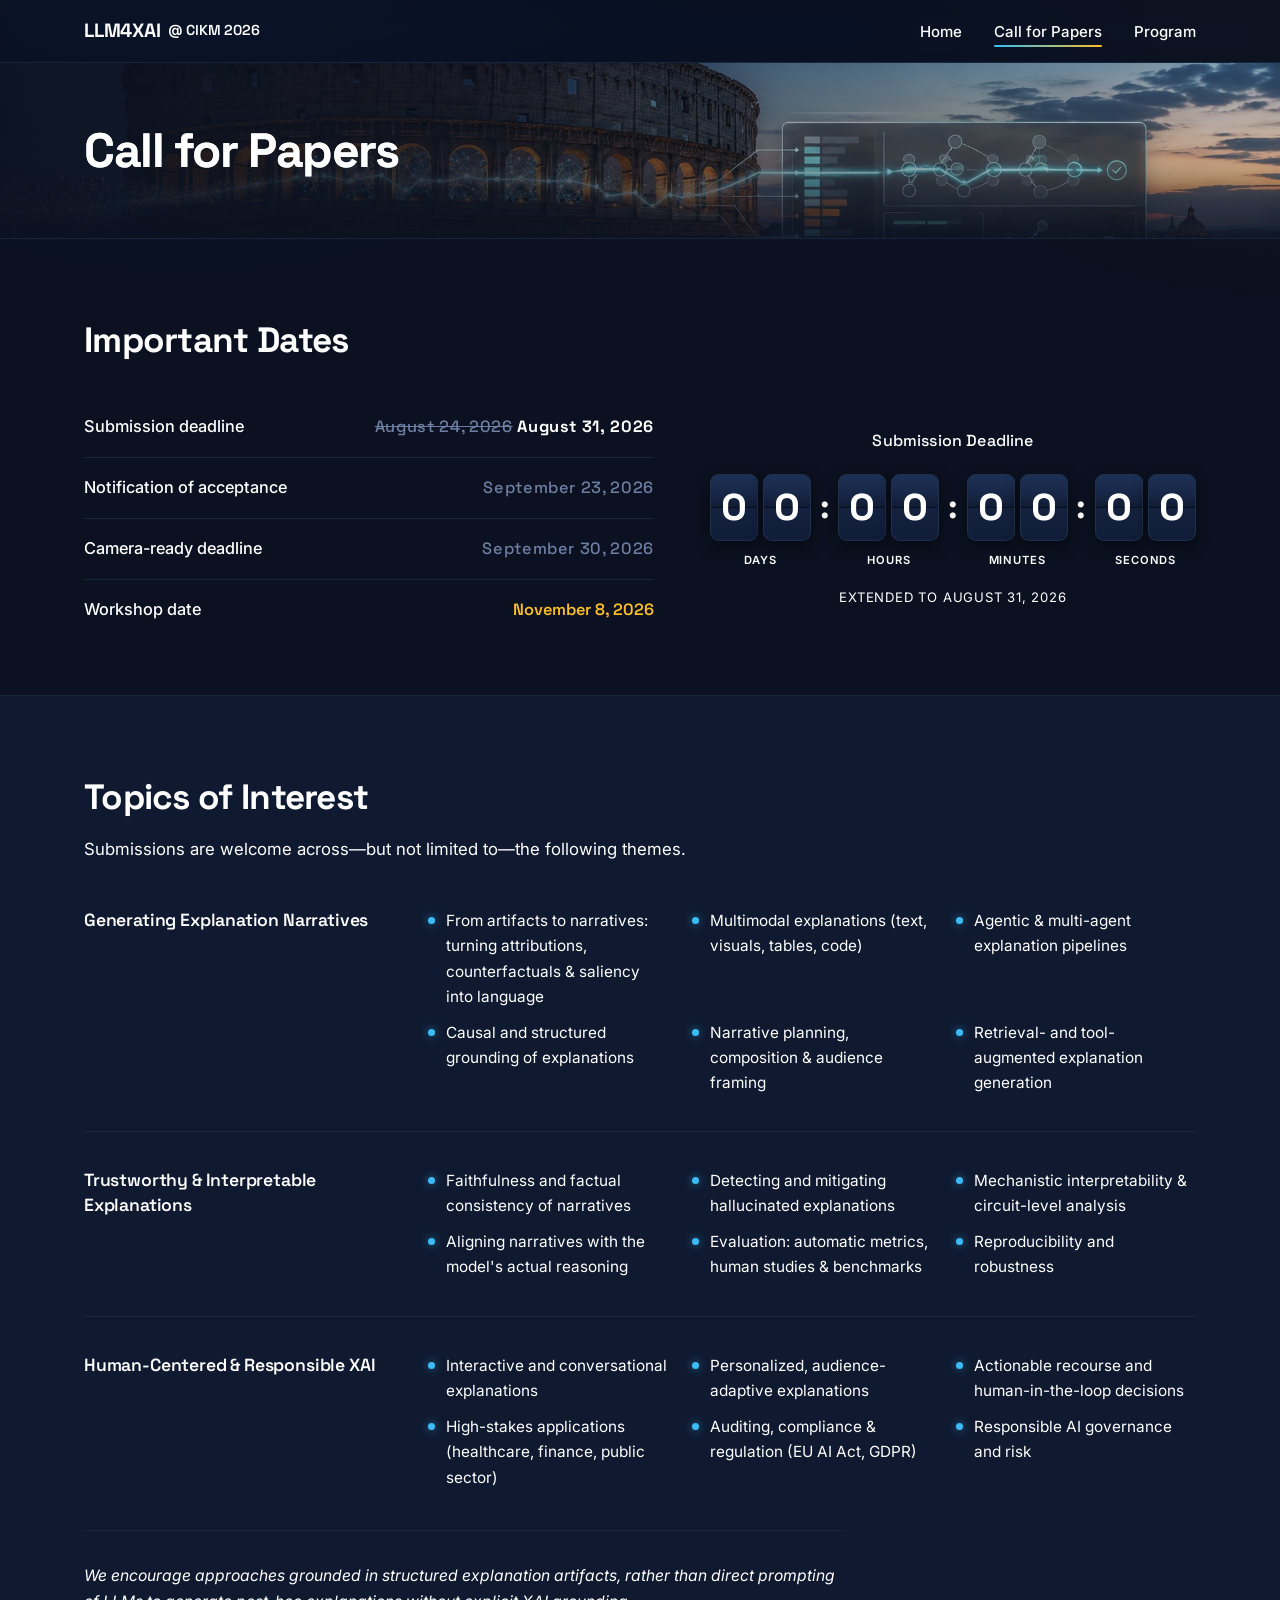
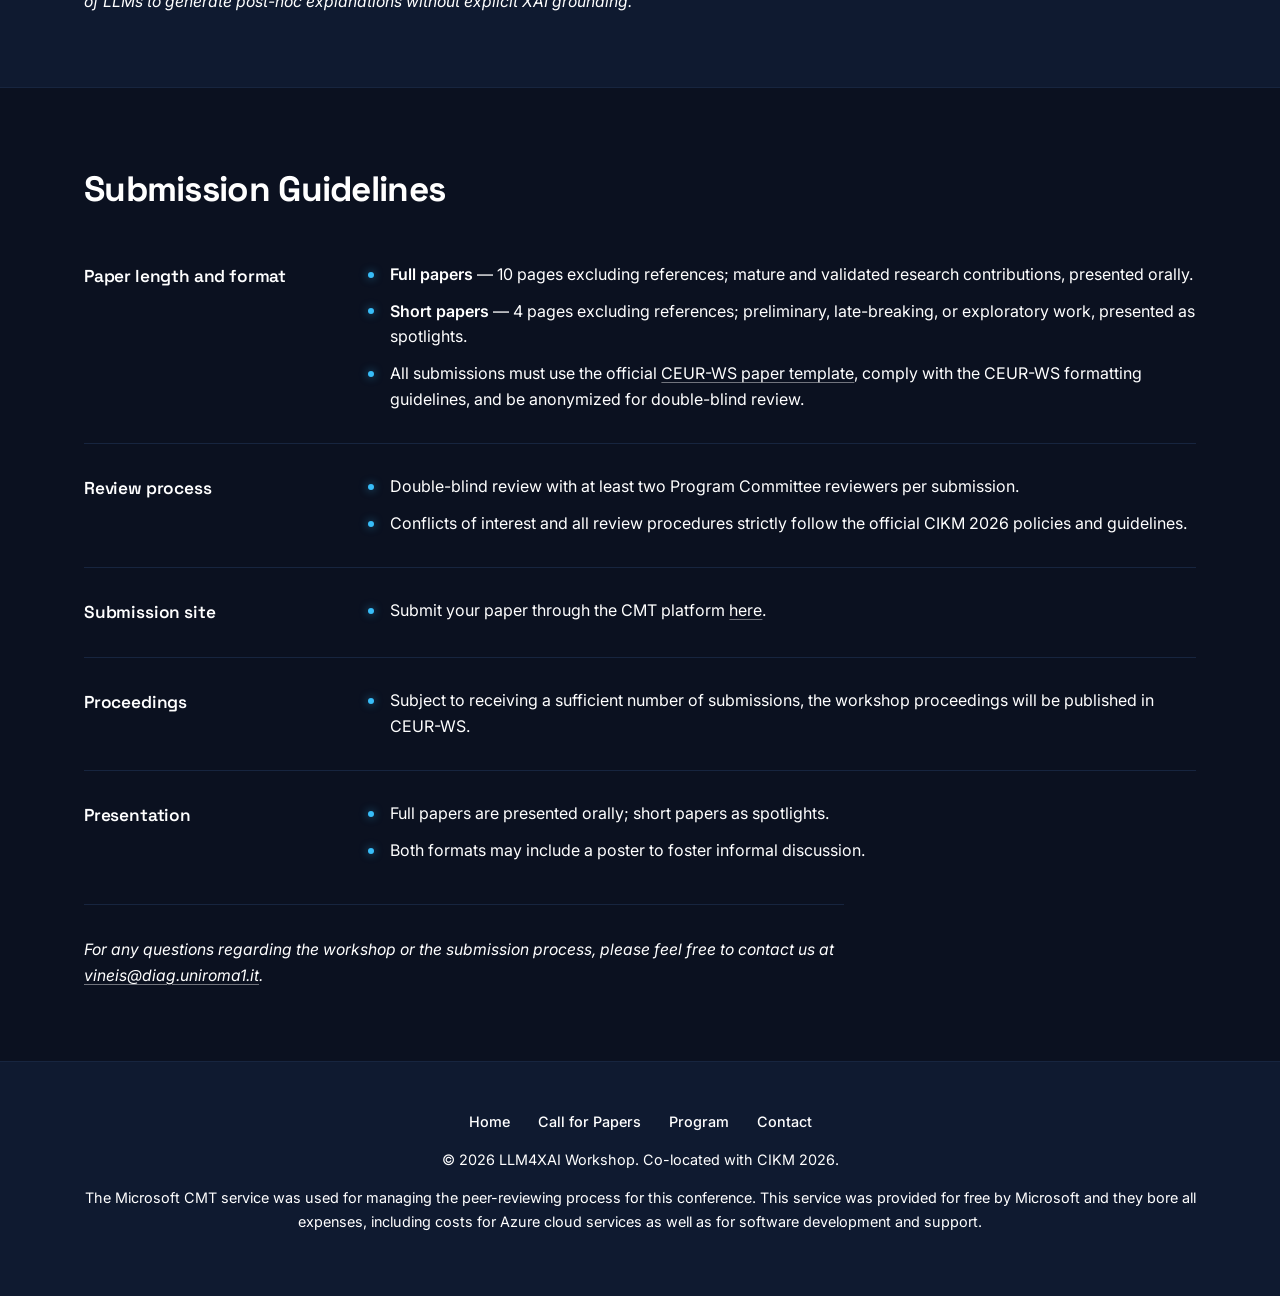
<file: call-for-papers.html>
<!DOCTYPE html>
<html lang="en">
<head>
<meta charset="UTF-8">
<meta name="viewport" content="width=device-width, initial-scale=1.0">
<title>LLM4XAI - Call for Papers</title>
<meta name="description" content="Call for Papers for the LLM4XAI workshop, co-located with CIKM 2026.">
<link rel="icon" href="data:image/svg+xml,<svg xmlns=%22http://www.w3.org/2000/svg%22 viewBox=%220 0 100 100%22><text y=%22.9em%22 font-size=%2290%22>🧠</text></svg>">
<link rel="preconnect" href="https://fonts.googleapis.com">
<link rel="preconnect" href="https://fonts.gstatic.com" crossorigin>
<link href="https://fonts.googleapis.com/css2?family=Inter:wght@400;500;600;700&family=Space+Grotesk:wght@500;600;700&display=swap" rel="stylesheet">
<link rel="stylesheet" href="css/style.css">
</head>
<body class="call-for-papers">

<header class="site-header">
  <nav class="nav">
    <a class="brand" href="index.html">LLM4XAI <span class="accent">@ CIKM 2026</span></a>
    <button class="nav-toggle" aria-label="Toggle navigation">
      <span></span><span></span><span></span>
    </button>
    <ul class="nav-links">
      <li><a href="index.html">Home</a></li>
      <li><a href="call-for-papers.html" aria-current="page">Call for Papers</a></li>
      <li><a href="schedule.html">Program</a></li>
    </ul>
  </nav>
</header>

<main>

  <section class="hero hero-page">
    <div class="hero-media" aria-hidden="true"></div>
    <div class="container">
      <h1>Call for Papers</h1>
    </div>
  </section>

  <section>
    <div class="container">

      <div class="section-heading">
        <h2>Important Dates</h2>
      </div>

      <div class="dates-layout">
        <ul class="date-lines">
          <li>
            <span class="date-name">Submission deadline</span>
            <span class="date-val tbd"><s>August 24, 2026</s> <strong>August 31, 2026</strong></span>
          </li>
          <li>
            <span class="date-name">Notification of acceptance</span>
            <span class="date-val tbd">September 23, 2026 </span>
          </li>
          <li>
            <span class="date-name">Camera-ready deadline</span>
            <span class="date-val tbd">September 30, 2026</span>
          </li>
          <li class="is-fixed">
            <span class="date-name">Workshop date</span>
            <span class="date-val">November 8, 2026</span>
          </li>
        </ul>

        <div class="dates-clock">
          <div class="flip-clock"
               data-flip-clock
               data-target="2026-08-31T23:59:59-12:00""
               data-title="Submission Deadline"
               data-note="Extended to August 31, 2026"></div>
        </div>
      </div>

    </div>
  </section>

  <section class="alt">
    <div class="container">

      <div class="section-heading">
        <h2>Topics of Interest</h2>
        <p>Submissions are welcome across—but not limited to—the following themes.</p>
      </div>

      <div class="topics">
        <div class="topic-group">
          <h3>Generating Explanation Narratives</h3>
          <ul class="topic-list">
            <li>From artifacts to narratives: turning attributions, counterfactuals &amp; saliency into language</li>
            <li>Multimodal explanations (text, visuals, tables, code)</li>
            <li>Agentic &amp; multi-agent explanation pipelines</li>
            <li>Causal and structured grounding of explanations</li>
            <li>Narrative planning, composition &amp; audience framing</li>
            <li>Retrieval- and tool-augmented explanation generation</li>
          </ul>
        </div>

        <div class="topic-group">
          <h3>Trustworthy &amp; Interpretable Explanations</h3>
          <ul class="topic-list">
            <li>Faithfulness and factual consistency of narratives</li>
            <li>Detecting and mitigating hallucinated explanations</li>
            <li>Mechanistic interpretability &amp; circuit-level analysis</li>
            <li>Aligning narratives with the model's actual reasoning</li>
            <li>Evaluation: automatic metrics, human studies &amp; benchmarks</li>
            <li>Reproducibility and robustness</li>
          </ul>
        </div>

        <div class="topic-group">
          <h3>Human-Centered &amp; Responsible XAI</h3>
          <ul class="topic-list">
            <li>Interactive and conversational explanations</li>
            <li>Personalized, audience-adaptive explanations</li>
            <li>Actionable recourse and human-in-the-loop decisions</li>
            <li>High-stakes applications (healthcare, finance, public sector)</li>
            <li>Auditing, compliance &amp; regulation (EU AI Act, GDPR)</li>
            <li>Responsible AI governance and risk</li>
          </ul>
        </div>
      </div>

      <p class="section-note">
        We encourage approaches grounded in structured explanation artifacts,
        rather than direct prompting of LLMs to generate post-hoc explanations
        without explicit XAI grounding.
      </p>

    </div>
  </section>

  <section>
    <div class="container">

      <div class="section-heading">
        <h2>Submission Guidelines</h2>
      </div>

      <div class="guidelines">
        <div class="guide-item">
          <h3>Paper length and format</h3>
          <div class="guide-body">
            <ul>
              <li><strong>Full papers</strong> — 10 pages excluding references; mature and validated research contributions, presented orally.</li>
              <li><strong>Short papers</strong> — 4 pages excluding references; preliminary, late-breaking, or exploratory work, presented as spotlights.</li>
              <li> All submissions must use the official <a href="https://www.overleaf.com/latex/templates/template-for-submissions-to-ceur-workshop-proceedings-ceur-ws-dot-org/wqyfdgftmcfw" target="_blank">CEUR-WS paper template</a>, comply with the CEUR-WS formatting guidelines, and be anonymized for double-blind review.</li>
            </ul>
          </div>
        </div>


        <div class="guide-item">
          <h3>Review process</h3>
          <div class="guide-body">
            <ul>
              <li>Double-blind review with at least two Program Committee reviewers per submission.</li>
              <li>Conflicts of interest and all review procedures strictly follow the official CIKM 2026 policies and guidelines.</li>
            </ul>
          </div>
        </div>

        <div class="guide-item">
          <h3>Submission site</h3>
          <div class="guide-body">
            <ul>
               <li>Submit your paper through the CMT platform <a href="https://cmt3.research.microsoft.com/LLMforXAI2026/Submission/Index" target="_blank">here</a>.</li>
            </ul>
          </div>
        </div>

       <div class="guide-item">
          <h3>Proceedings</h3>
          <div class="guide-body">
            <ul>
              <li>Subject to receiving a sufficient number of submissions, the workshop proceedings will be published in CEUR-WS.</li>
            </ul>
          </div>
        </div>

        <div class="guide-item">
          <h3>Presentation</h3>
          <div class="guide-body">
            <ul>
              <li>Full papers are presented orally; short papers as spotlights.</li>
              <li>Both formats may include a poster to foster informal discussion.</li>
            </ul>
          </div>
        </div>
      </div>
  <p class="section-note"> 
    For any questions regarding the workshop or the submission process, please feel free to contact us at <a href="mailto:vineis@diag.uniroma1.it?subject=[LLM4XAI]">vineis@diag.uniroma1.it</a>.
  </p>

    </div>
  </section>

</main>

<footer class="site-footer">
  <div class="container">
    <div class="footer-links">
      <a href="index.html">Home</a>
      <a href="call-for-papers.html">Call for Papers</a>
      <a href="schedule.html">Program</a>
      <a href="mailto:contact@example.com">Contact</a>
    </div>
    <p>&copy; 2026 LLM4XAI Workshop. Co-located with CIKM 2026.</p>
    <p>The Microsoft CMT service was used for managing the peer-reviewing process for this conference. 
      This service was provided for free by Microsoft and they bore all expenses, including costs for Azure 
      cloud services as well as for software development and support.</p>
  </div>
</footer>

<script src="assets/nav.js"></script>
<script src="assets/flip-clock.js"></script>
<script src="assets/reveal.js"></script>
</body>
</html>
</file>
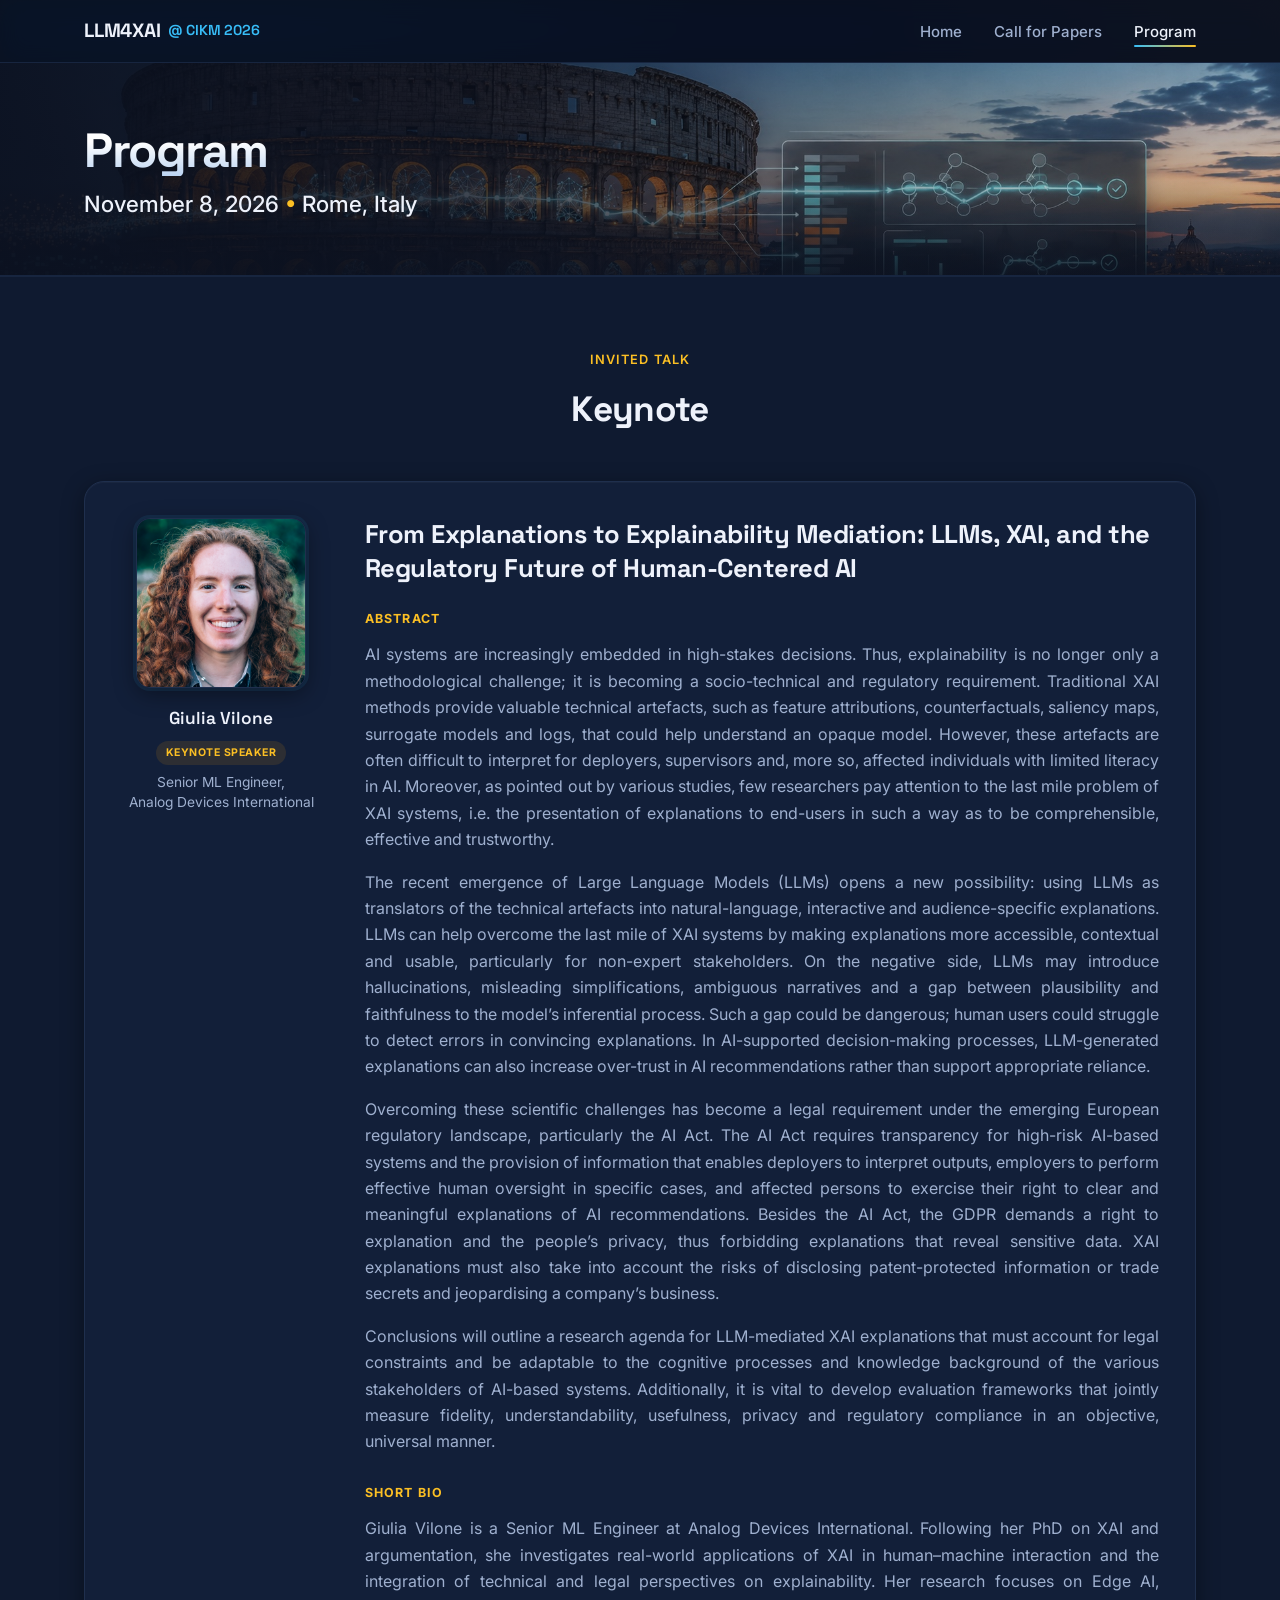
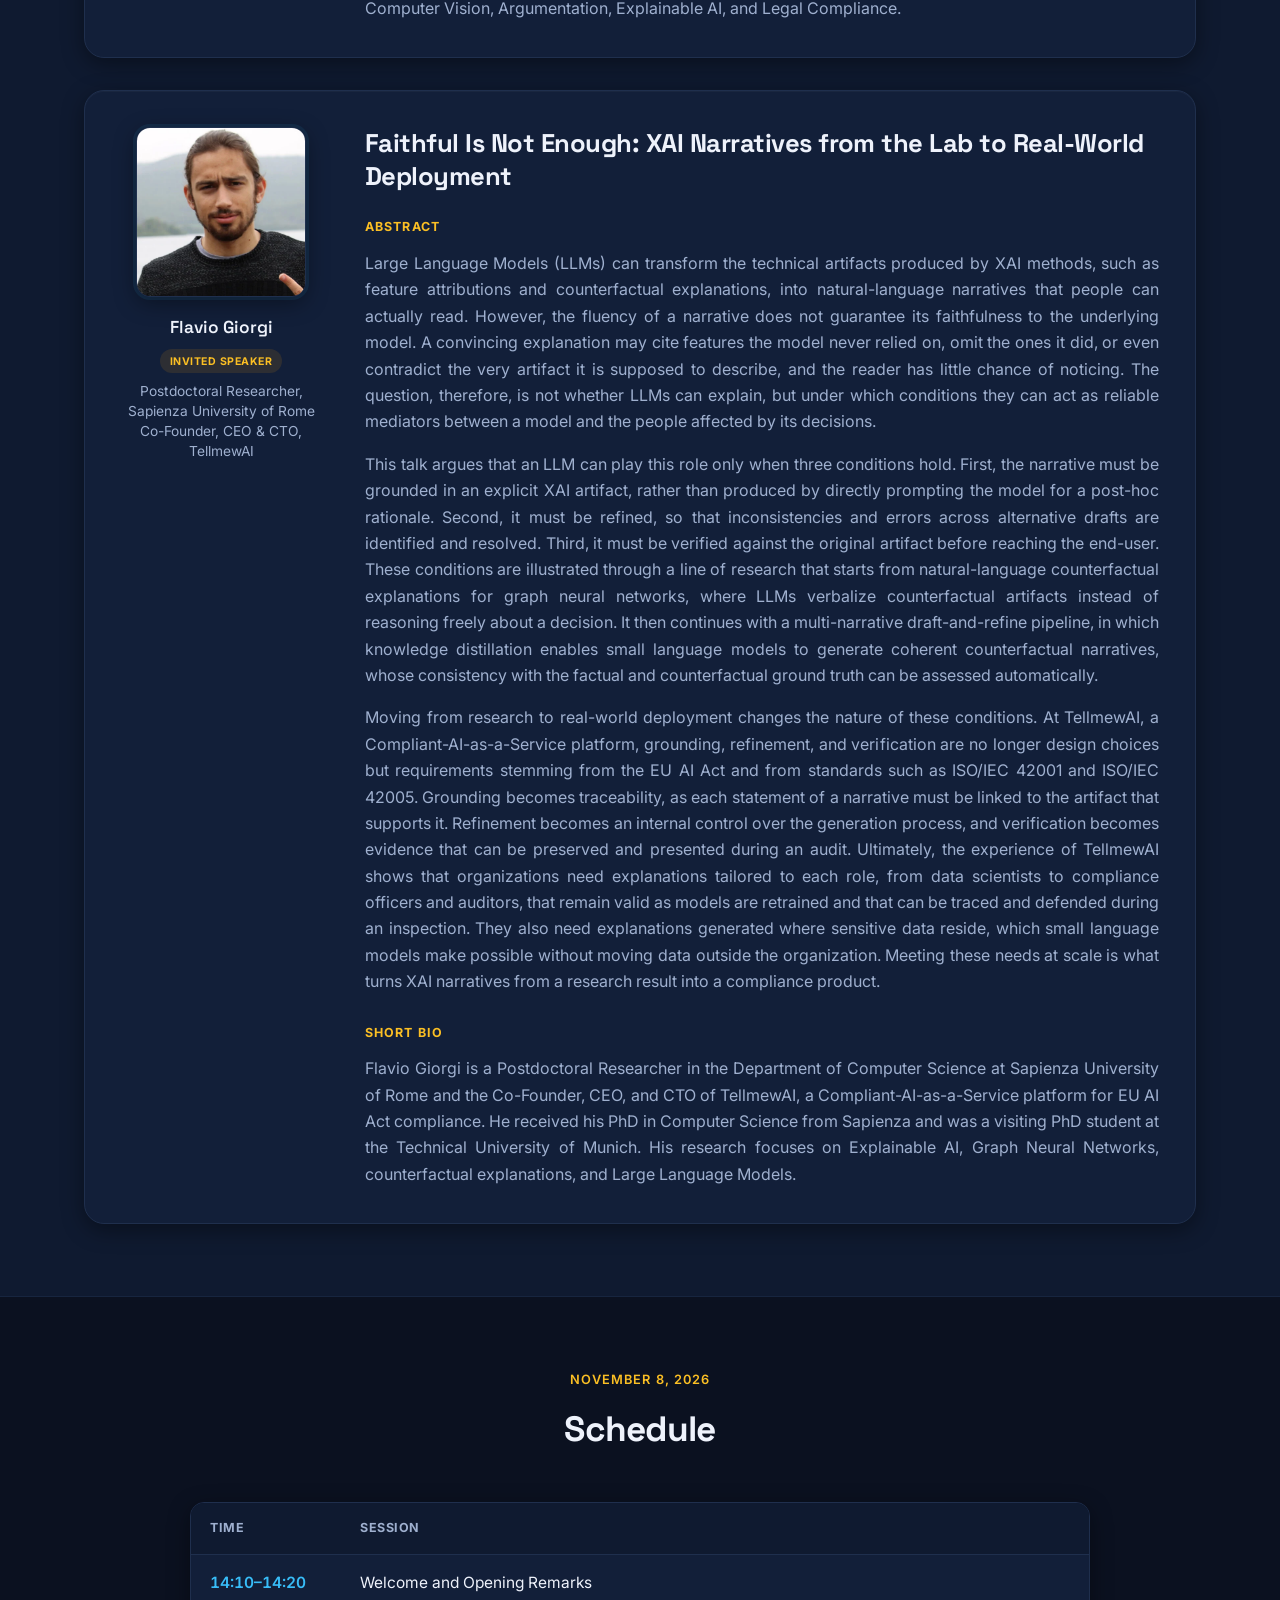
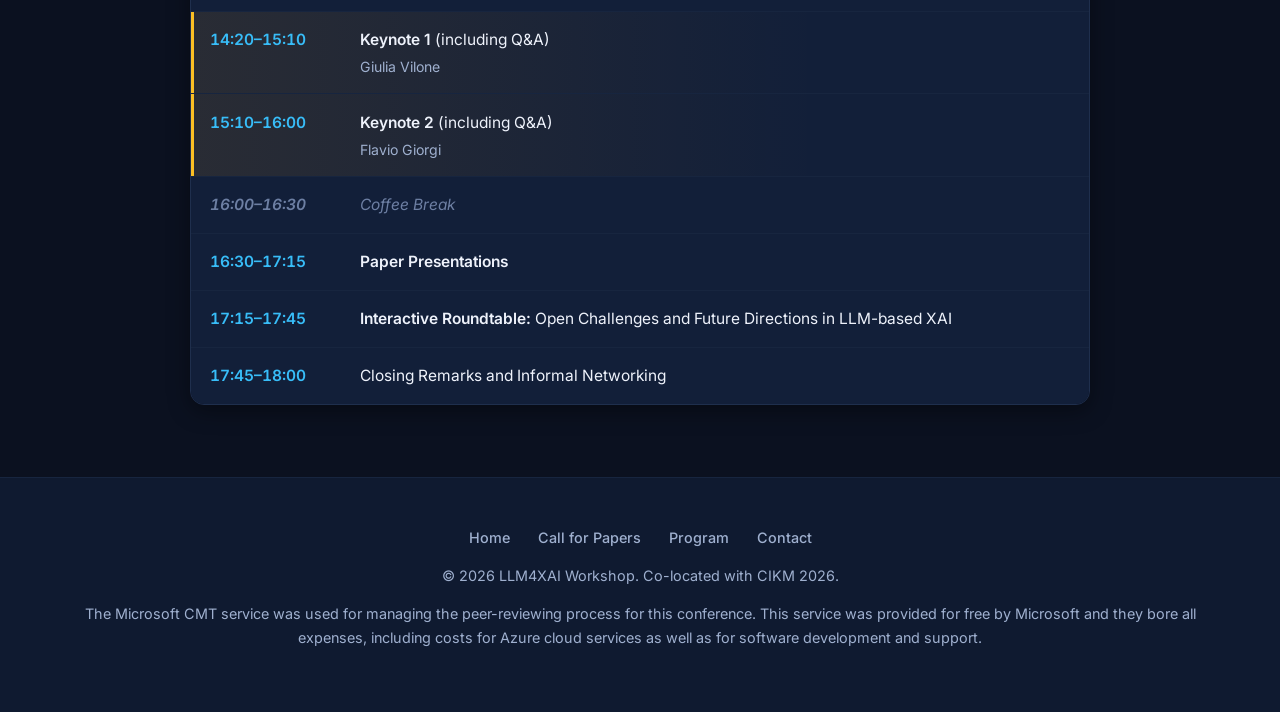
<file: schedule.html>
<!DOCTYPE html>
<html lang="en">
<head>
<meta charset="UTF-8">
<meta name="viewport" content="width=device-width, initial-scale=1.0">
<title>LLM4XAI - Program</title>
<meta name="description" content="Program for the LLM4XAI workshop, co-located with CIKM 2026.">
<link rel="icon" href="data:image/svg+xml,<svg xmlns=%22http://www.w3.org/2000/svg%22 viewBox=%220 0 100 100%22><text y=%22.9em%22 font-size=%2290%22>🧠</text></svg>">
<link rel="preconnect" href="https://fonts.googleapis.com">
<link rel="preconnect" href="https://fonts.gstatic.com" crossorigin>
<link href="https://fonts.googleapis.com/css2?family=Inter:wght@400;500;600;700&family=Space+Grotesk:wght@500;600;700&display=swap" rel="stylesheet">
<link rel="stylesheet" href="css/style.css">
</head>
<body>

<header class="site-header">
  <nav class="nav">
    <a class="brand" href="index.html">LLM4XAI <span class="accent">@ CIKM 2026</span></a>
    <button class="nav-toggle" aria-label="Toggle navigation">
      <span></span><span></span><span></span>
    </button>
    <ul class="nav-links">
      <li><a href="index.html">Home</a></li>
      <li><a href="call-for-papers.html">Call for Papers</a></li>
      <li><a href="schedule.html" aria-current="page">Program</a></li>
    </ul>
  </nav>
</header>

<main>

  <section class="hero hero-page">
    <div class="hero-media" aria-hidden="true"></div>
    <div class="container">
      <h1>Program</h1>
      <p class="subtitle">November 8, 2026 <span class="accent-amber">&bull;</span> Rome, Italy</p>
    </div>
  </section>

  <section class="alt">
    <div class="container">

      <div class="section-heading center">
        <span class="kicker">Invited Talk</span>
        <h2>Keynote</h2>
      </div>

      <article class="keynote">

        <aside class="keynote-speaker">
        <img class="keynote-photo" src="assets/img/giulia_vilone.png"
               alt="Giulia Vilone" loading="lazy" width="340" height="340">
          <div class="name">Giulia Vilone</div>
          <div class="tag">Keynote Speaker</div>
          <div class="role">Senior ML Engineer,<br>Analog Devices International</div>
        </aside>

        <div class="keynote-body">
          <h3 class="keynote-title">
            From Explanations to Explainability Mediation: LLMs, XAI, and the
            Regulatory Future of Human-Centered AI
          </h3>

          <h4 class="keynote-label">Abstract</h4>

          <p>AI systems are increasingly embedded in high-stakes decisions. Thus, explainability is no
          longer only a methodological challenge; it is becoming a socio-technical and regulatory
          requirement. Traditional XAI methods provide valuable technical artefacts, such as feature
          attributions, counterfactuals, saliency maps, surrogate models and logs, that could help
          understand an opaque model. However, these artefacts are often difficult to interpret for
          deployers, supervisors and, more so, affected individuals with limited literacy in AI.
          Moreover, as pointed out by various studies, few researchers pay attention to the
          last mile problem of XAI systems, i.e. the presentation of explanations to
          end-users in such a way as to be comprehensible, effective and trustworthy.</p>

          <p>The recent emergence of Large Language Models (LLMs) opens a new possibility: using LLMs
          as translators of the technical artefacts into natural-language, interactive and
          audience-specific explanations. LLMs can help overcome the last mile of XAI
          systems by making explanations more accessible, contextual and usable, particularly for
          non-expert stakeholders. On the negative side, LLMs may introduce hallucinations, misleading
          simplifications, ambiguous narratives and a gap between plausibility and faithfulness to the
          model&rsquo;s inferential process. Such a gap could be dangerous; human users could struggle
          to detect errors in convincing explanations. In AI-supported decision-making processes,
          LLM-generated explanations can also increase over-trust in AI recommendations rather than
          support appropriate reliance.</p>

          <p>Overcoming these scientific challenges has become a legal requirement under the emerging
          European regulatory landscape, particularly the AI Act. The AI Act requires transparency for
          high-risk AI-based systems and the provision of information that enables deployers to
          interpret outputs, employers to perform effective human oversight in specific cases, and
          affected persons to exercise their right to clear and meaningful explanations of AI
          recommendations. Besides the AI Act, the GDPR demands a right to explanation and the
          people&rsquo;s privacy, thus forbidding explanations that reveal sensitive data. XAI
          explanations must also take into account the risks of disclosing patent-protected
          information or trade secrets and jeopardising a company&rsquo;s business.</p>

          <p>Conclusions will outline a research agenda for LLM-mediated XAI explanations that must
          account for legal constraints and be adaptable to the cognitive processes and knowledge
          background of the various stakeholders of AI-based systems. Additionally, it is vital to
          develop evaluation frameworks that jointly measure fidelity, understandability, usefulness,
          privacy and regulatory compliance in an objective, universal manner.</p>

          <h4 class="keynote-label">Short Bio</h4>

          <p>Giulia Vilone is a Senior ML Engineer at Analog Devices International. Following her PhD
          on XAI and argumentation, she investigates real-world applications of XAI in
          human&ndash;machine interaction and the integration of technical and legal perspectives on
          explainability. Her research focuses on Edge AI, Computer Vision, Argumentation, Explainable
          AI, and Legal Compliance.</p>
        </div>

      </article>

            <article class="keynote">

        <aside class="keynote-speaker">
          <img class="keynote-photo" src="assets/img/Flavio-Giorgi.webp"
               alt="Flavio Giorgi" loading="lazy" width="340" height="340">
          <div class="name">Flavio Giorgi</div>
          <div class="tag">Invited Speaker</div>
          <div class="role">Postdoctoral Researcher, Sapienza University of Rome<br>Co-Founder, CEO &amp; CTO, TellmewAI</div>
        </aside>

        <div class="keynote-body">
          <h3 class="keynote-title">
            Faithful Is Not Enough: XAI Narratives from the Lab to Real-World Deployment
          </h3>

          <h4 class="keynote-label">Abstract</h4>

          <p>Large Language Models (LLMs) can transform the technical artifacts produced by XAI
          methods, such as feature attributions and counterfactual explanations, into natural-language
          narratives that people can actually read. However, the fluency of a narrative does not
          guarantee its faithfulness to the underlying model. A convincing explanation may cite
          features the model never relied on, omit the ones it did, or even contradict the very
          artifact it is supposed to describe, and the reader has little chance of noticing. The
          question, therefore, is not whether LLMs can explain, but under which conditions they can
          act as reliable mediators between a model and the people affected by its decisions.</p>

          <p>This talk argues that an LLM can play this role only when three conditions hold. First,
          the narrative must be grounded in an explicit XAI artifact, rather than produced by directly
          prompting the model for a post-hoc rationale. Second, it must be refined, so that
          inconsistencies and errors across alternative drafts are identified and resolved. Third, it
          must be verified against the original artifact before reaching the end-user. These
          conditions are illustrated through a line of research that starts from natural-language
          counterfactual explanations for graph neural networks, where LLMs verbalize counterfactual
          artifacts instead of reasoning freely about a decision. It then continues with a
          multi-narrative draft-and-refine pipeline, in which knowledge distillation enables small
          language models to generate coherent counterfactual narratives, whose consistency with the
          factual and counterfactual ground truth can be assessed automatically.</p>

          <p>Moving from research to real-world deployment changes the nature of these conditions. At
          TellmewAI, a Compliant-AI-as-a-Service platform, grounding, refinement, and verification are
          no longer design choices but requirements stemming from the EU AI Act and from standards
          such as ISO/IEC 42001 and ISO/IEC 42005. Grounding becomes traceability, as each statement
          of a narrative must be linked to the artifact that supports it. Refinement becomes an
          internal control over the generation process, and verification becomes evidence that can be
          preserved and presented during an audit. Ultimately, the experience of TellmewAI shows that
          organizations need explanations tailored to each role, from data scientists to compliance
          officers and auditors, that remain valid as models are retrained and that can be traced and
          defended during an inspection. They also need explanations generated where sensitive data
          reside, which small language models make possible without moving data outside the
          organization. Meeting these needs at scale is what turns XAI narratives from a research
          result into a compliance product.</p>

          <h4 class="keynote-label">Short Bio</h4>

          <p>Flavio Giorgi is a Postdoctoral Researcher in the Department of Computer Science at
          Sapienza University of Rome and the Co-Founder, CEO, and CTO of TellmewAI, a
          Compliant-AI-as-a-Service platform for EU AI Act compliance. He received his PhD in Computer
          Science from Sapienza and was a visiting PhD student at the Technical University of Munich.
          His research focuses on Explainable AI, Graph Neural Networks, counterfactual explanations,
          and Large Language Models.</p>
        </div>

      </article>
    </div>
  </section>

   <section>
    <div class="container">

      <div class="section-heading center">
        <span class="kicker">November 8, 2026</span>
        <h2>Schedule</h2>
      </div>

      <div class="schedule-wrap">
        <table class="schedule">
          <thead>
            <tr>
              <th scope="col">Time</th>
              <th scope="col">Session</th>
            </tr>
          </thead>
          <tbody>
            <tr>
              <td class="time">14:10&ndash;14:20</td>
              <td>Welcome and Opening Remarks</td>
            </tr>
            <tr class="highlight">
              <td class="time">14:20&ndash;15:10</td>
              <td>
                <strong>Keynote 1</strong> (including Q&amp;A)
                <span class="session-detail">Giulia Vilone</span>
              </td>
            </tr>
            <tr class="highlight">
              <td class="time">15:10&ndash;16:00</td>
              <td>
                <strong>Keynote 2</strong> (including Q&amp;A)
                <span class="session-detail">Flavio Giorgi</span>
              </td>
            </tr>
            <tr class="break">
              <td class="time">16:00&ndash;16:30</td>
              <td>Coffee Break</td>
            </tr>
            <tr>
              <td class="time">16:30&ndash;17:15</td>
              <td>
                <strong>Paper Presentations</strong>
              </td>
            </tr>
            <tr>
              <td class="time">17:15&ndash;17:45</td>
              <td>
                <strong>Interactive Roundtable:</strong> Open Challenges and Future Directions in LLM-based XAI
              </td>
  
            </tr>
            <tr>
              <td class="time">17:45&ndash;18:00</td>
              <td>Closing Remarks and Informal Networking</td>
    
            </tr>
          </tbody>
        </table>
      </div>

    </div>
  </section>

</main>

<footer class="site-footer">
  <div class="container">
    <div class="footer-links">
      <a href="index.html">Home</a>
      <a href="call-for-papers.html">Call for Papers</a>
      <a href="schedule.html">Program</a>
      <a href="mailto:contact@example.com">Contact</a>
    </div>
    <p>&copy; 2026 LLM4XAI Workshop. Co-located with CIKM 2026.</p>
    <p>The Microsoft CMT service was used for managing the peer-reviewing process for this conference. 
      This service was provided for free by Microsoft and they bore all expenses, including costs for Azure 
      cloud services as well as for software development and support.</p>
  </div>
</footer>

<script src="assets/nav.js"></script>
<script src="assets/reveal.js"></script>
</body>
</html>
</file>
<file: css/style.css>
/* ==========================================================================
   LLM4XAI Workshop — shared stylesheet
   Palette drawn from the hero image: deep-navy sky, cyan data lines,
   warm amber Colosseum glow.
   ========================================================================== */

:root {
  /* Primary — cyan (AI / data) */
  --cyan-300: #7dd3fc;
  --cyan-400: #38bdf8;
  --cyan-500: #0ea5e9;
  --cyan-600: #0284c7;

  /* Secondary — amber (Rome / heritage / the human side) */
  --amber-300: #fcd34d;
  --amber-400: #fbbf24;
  --amber-500: #f59e0b;

  /* Surfaces — deep navy, not black */
  --bg:        #0b1120;
  --bg-alt:    #0f1a30;
  --bg-card:   #121f39;
  --bg-elev:   #16264596;

  --text:      #eef2fb;
  --text-muted:#9fb0cf;
  --text-dim:  #6d7fa3;
  --border:    #1f2f4d;
  --border-soft: #17253f;

  --radius:    14px;
  --radius-sm: 10px;
  --radius-lg: 20px;

  --shadow:       0 1px 0 rgba(255,255,255,0.03) inset, 0 6px 22px rgba(0,0,0,0.4);
  --shadow-hover: 0 1px 0 rgba(255,255,255,0.05) inset, 0 14px 38px rgba(0,0,0,0.55), 0 0 0 1px rgba(56,189,248,0.28);
  --glow-cyan:  0 0 0 1px rgba(56,189,248,0.35), 0 8px 30px rgba(56,189,248,0.18);

  --max-width: 1160px;
  --ease: cubic-bezier(0.22, 1, 0.36, 1);
}

* { box-sizing: border-box; }

html { scroll-behavior: smooth; }

body {
  margin: 0;
  font-family: "Inter", -apple-system, BlinkMacSystemFont, "Segoe UI", Roboto, sans-serif;
  color: var(--text);
  background: var(--bg);
  line-height: 1.65;
  -webkit-font-smoothing: antialiased;
  text-rendering: optimizeLegibility;
}

/* Subtle ambient glow behind the page content */
body::before {
  content: "";
  position: fixed;
  inset: 0;
  z-index: -1;
  background:
    radial-gradient(60rem 40rem at 15% -10%, rgba(56,189,248,0.08), transparent 60%),
    radial-gradient(50rem 35rem at 100% 0%, rgba(245,158,11,0.06), transparent 55%);
  pointer-events: none;
}

a { color: var(--cyan-400); text-decoration: none; transition: color 0.15s ease; }
a:hover { color: var(--cyan-300); }

h1, h2, h3, .brand {
  font-family: "Space Grotesk", "Inter", sans-serif;
}

.container {
  max-width: var(--max-width);
  margin: 0 auto;
  padding: 0 1.5rem;
}

.container-narrow { max-width: 860px; }

img { max-width: 100%; display: block; }

.accent-cyan { color: var(--cyan-400); }
.accent-amber { color: var(--amber-400); }

/* -------------------- Header / Nav -------------------- */

.site-header {
  position: sticky;
  top: 0;
  z-index: 50;
  background: rgba(11,17,32,0.72);
  backdrop-filter: saturate(180%) blur(12px);
  -webkit-backdrop-filter: saturate(180%) blur(12px);
  border-bottom: 1px solid var(--border-soft);
}

.nav {
  display: flex;
  align-items: center;
  justify-content: space-between;
  padding: 0.95rem 1.5rem;
  max-width: var(--max-width);
  margin: 0 auto;
}

.brand {
  display: flex;
  align-items: center;
  gap: 0.45rem;
  font-weight: 700;
  font-size: 1.2rem;
  letter-spacing: -0.01em;
  color: var(--text);
}

.brand .accent {
  font-weight: 600;
  font-size: 0.9rem;
  color: var(--cyan-400);
}

.nav-links {
  display: flex;
  gap: 2rem;
  list-style: none;
  margin: 0;
  padding: 0;
}

.nav-links a {
  position: relative;
  color: var(--text-muted);
  font-weight: 500;
  font-size: 0.94rem;
  padding: 0.3rem 0;
  transition: color 0.15s ease;
}

.nav-links a::after {
  content: "";
  position: absolute;
  left: 0; right: 0; bottom: -2px;
  height: 2px;
  border-radius: 2px;
  background: linear-gradient(90deg, var(--cyan-400), var(--amber-400));
  transform: scaleX(0);
  transform-origin: left;
  transition: transform 0.22s var(--ease);
}

.nav-links a:hover,
.nav-links a[aria-current="page"] { color: var(--text); }

.nav-links a:hover::after,
.nav-links a[aria-current="page"]::after { transform: scaleX(1); }

.nav-toggle {
  display: none;
  background: none;
  border: none;
  cursor: pointer;
  padding: 0.5rem;
}

.nav-toggle span {
  display: block;
  width: 22px;
  height: 2px;
  background: var(--text);
  margin: 4px 0;
  transition: transform 0.2s ease, opacity 0.2s ease;
}

@media (max-width: 760px) {
  .nav-toggle { display: block; }

  .nav-links {
    position: absolute;
    top: 100%;
    left: 0;
    right: 0;
    background: rgba(11,17,32,0.97);
    backdrop-filter: blur(12px);
    border-bottom: 1px solid var(--border);
    flex-direction: column;
    gap: 0;
    max-height: 0;
    overflow: hidden;
    transition: max-height 0.28s var(--ease);
  }

  .nav-links.open { max-height: 320px; }

  .nav-links li { width: 100%; }

  .nav-links a {
    display: block;
    padding: 1rem 1.5rem;
    border-bottom: 1px solid var(--border-soft);
    border-left: 2px solid transparent;
  }

  .nav-links a::after { display: none; }

  .nav-links a[aria-current="page"] { border-left-color: var(--cyan-400); }
}

/* -------------------- Hero (image background) -------------------- */

.hero {
  position: relative;
  overflow: hidden;
  border-bottom: 1px solid var(--border-soft);
  background: var(--bg-alt);
}

.hero-media {
  position: absolute;
  inset: 0;
  background-image: url("../assets/img/hero-rome.jpg");
  background-size: cover;
  background-position: center right;
  z-index: 0;
}

/* Scrim: dark on the left (where text sits) fading toward the dashboard on the right */
.hero-media::after {
  content: "";
  position: absolute;
  inset: 0;
  background:
    linear-gradient(90deg, rgba(11,17,32,0.94) 0%, rgba(11,17,32,0.78) 34%, rgba(11,17,32,0.32) 62%, rgba(11,17,32,0.12) 100%),
    linear-gradient(0deg, rgba(11,17,32,0.85) 0%, rgba(11,17,32,0) 45%);
}

.hero .container {
  position: relative;
  z-index: 1;
}

.hero-home {
  min-height: min(90vh, 800px);
  display: flex;
  flex-direction: column;
  align-items: center;
  justify-content: flex-start;
  text-align: center;
  padding: 5vh 0 4rem;
}

.hero-home > .container { width: 100%; }
.hero.hero-home .hero-content { max-width: 820px; margin: 0 auto; }
.hero.hero-home .subtitle { max-width: none; margin: 0 auto 1.9rem; text-align: center; }
.hero.hero-home .eyebrow { margin: 0 auto 1.4rem; }
.hero.hero-home .meta { display: flex; justify-content: center; margin: 0; }
.hero.hero-home .cta-row { justify-content: center; }

/* Top-weighted scrim: darkens the sky where the text sits, clears toward
   the Colosseum + dashboard below so the image reads through. */
.hero-home .hero-media::after {
  background:
    linear-gradient(180deg, rgba(9,14,26,0.88) 0%, rgba(9,14,26,0.55) 30%, rgba(9,14,26,0.12) 52%, rgba(9,14,26,0) 68%),
    linear-gradient(0deg, rgba(9,14,26,0.55) 0%, rgba(9,14,26,0) 26%);
}

.hero-content { max-width: 640px; }

.eyebrow {
  display: inline-flex;
  align-items: center;
  gap: 0.5rem;
  background: rgba(56,189,248,0.12);
  border: 1px solid rgba(56,189,248,0.3);
  color: var(--cyan-300);
  font-size: 0.78rem;
  font-weight: 600;
  letter-spacing: 0.04em;
  text-transform: uppercase;
  padding: 0.4rem 0.95rem;
  border-radius: 999px;
  margin-bottom: 1.6rem;
}

.eyebrow::before {
  content: "";
  width: 7px; height: 7px;
  border-radius: 50%;
  background: var(--cyan-400);
  box-shadow: 0 0 10px var(--cyan-400);
}

.hero h1 {
  font-size: clamp(2.6rem, 6vw, 4.6rem);
  font-weight: 700;
  letter-spacing: -0.03em;
  line-height: 1.02;
  margin: 0 0 0.6rem;
  background: linear-gradient(180deg, #ffffff 30%, #bcd4f2 100%);
  -webkit-background-clip: text;
  background-clip: text;
  color: transparent;
}

.hero .subtitle {
  font-size: clamp(1.1rem, 2vw, 1.4rem);
  font-weight: 500;
  color: var(--text);
  max-width: 560px;
  margin: 0 0 1.6rem;
}

.hero .subtitle .accent-amber { color: var(--amber-400); }

.hero .meta {
  display: inline-flex;
  align-items: center;
  gap: 0.75rem;
  color: var(--text-muted);
  font-size: 1rem;
  margin: 0 0 2.2rem;
}

.hero .meta strong { color: var(--text); font-weight: 600; }
.hero .meta .dot { color: var(--amber-400); }

.cta-row {
  display: flex;
  gap: 1rem;
  flex-wrap: wrap;
}

/* Text-only hero for the home page (image shown separately below) */
.hero-text {
  text-align: center;
  padding: 5.5rem 0 3.75rem;
}

.hero-text .hero-content {
  max-width: 760px;
  margin: 0 auto;
}

.hero-text .meta { margin-bottom: 2.4rem; }
.hero-text .cta-row { justify-content: center; }
.hero-text .subtitle { margin-left: auto; margin-right: auto; }

/* Full-bleed image showcase band */
.showcase {
  padding: 0;
  position: relative;
  border-top: 1px solid var(--border-soft);
  border-bottom: 1px solid var(--border-soft);
  background: #050912;
  line-height: 0;
}

.showcase img {
  width: 100%;
  height: auto;
  display: block;
}

/* Compact hero for interior pages */
.hero-page {
  padding: 4rem 0 3.25rem;
  text-align: left;
}

.hero-page h1 {
  font-size: clamp(2rem, 4vw, 3rem);
}

.hero-page .subtitle { margin-bottom: 0; }

/* -------------------- Buttons -------------------- */

.btn {
  display: inline-flex;
  align-items: center;
  gap: 0.5rem;
  font-family: "Space Grotesk", "Inter", sans-serif;
  font-weight: 600;
  font-size: 0.98rem;
  padding: 0.8rem 1.6rem;
  border-radius: 999px;
  transition: transform 0.12s ease, box-shadow 0.18s ease, background 0.18s ease, border-color 0.18s ease;
  border: 1px solid transparent;
  cursor: pointer;
}

.btn:active { transform: translateY(1px); }

.btn-primary {
  background: linear-gradient(180deg, var(--cyan-400), var(--cyan-500));
  color: #04121f;
}

.btn-primary:hover {
  color: #04121f;
  box-shadow: var(--glow-cyan);
  transform: translateY(-2px);
}

.btn-secondary {
  background: rgba(255,255,255,0.04);
  color: var(--text);
  border-color: var(--border);
  backdrop-filter: blur(4px);
}

.btn-secondary:hover {
  border-color: var(--cyan-400);
  color: var(--cyan-300);
  transform: translateY(-2px);
}

/* -------------------- Sections -------------------- */

section { padding: 4.5rem 0; }

section.alt {
  background: var(--bg-alt);
  border-top: 1px solid var(--border-soft);
  border-bottom: 1px solid var(--border-soft);
}

.section-heading {
  margin-bottom: 2.75rem;
  max-width: 720px;
}

.section-heading.center { margin-left: auto; margin-right: auto; text-align: center; }

.section-heading .kicker {
  display: block;
  font-size: 0.8rem;
  font-weight: 600;
  letter-spacing: 0.08em;
  text-transform: uppercase;
  color: var(--amber-400);
  margin-bottom: 0.6rem;
}

.section-heading h2 {
  font-size: clamp(1.7rem, 3vw, 2.2rem);
  font-weight: 700;
  letter-spacing: -0.02em;
  margin: 0 0 0.6rem;
}

.section-heading p {
  color: var(--text-muted);
  font-size: 1.05rem;
  margin: 0;
}

.prose p {
  max-width: 760px;
  color: var(--text);
  font-size: 1.05rem;
}
.prose p strong { color: var(--text); font-weight: 600; }
.prose .cta-row { margin-top: 1.75rem; }

/* -------------------- Cards -------------------- */

.card-grid {
  display: grid;
  grid-template-columns: repeat(auto-fit, minmax(240px, 1fr));
  gap: 1.25rem;
}

.stack {
  display: flex;
  flex-direction: column;
  gap: 1.5rem;
}

.card {
  position: relative;
  background: var(--bg-card);
  border: 1px solid var(--border);
  border-radius: var(--radius);
  padding: 1.6rem;
  box-shadow: var(--shadow);
  transition: box-shadow 0.2s ease, transform 0.2s ease, border-color 0.2s ease;
}

.card:hover {
  box-shadow: var(--shadow-hover);
  transform: translateY(-3px);
  border-color: rgba(56,189,248,0.4);
}

.card h3 {
  margin: 0 0 0.65rem;
  font-size: 1.1rem;
  font-weight: 600;
  letter-spacing: -0.01em;
}

.card p { margin: 0; color: var(--text-muted); font-size: 0.97rem; }
.card p + p { margin-top: 0.75rem; }

/* -------------------- Important Dates + flip clock -------------------- */

.dates-layout {
  display: grid;
  grid-template-columns: 1fr auto;
  gap: 3.5rem;
  align-items: center;
}

.date-lines {
  list-style: none;
  margin: 0;
  padding: 0;
}

.date-lines li {
  display: flex;
  justify-content: space-between;
  align-items: baseline;
  gap: 1.5rem;
  padding: 1rem 0;
  border-bottom: 1px solid var(--border-soft);
}

.date-lines li:first-child { padding-top: 0; }
.date-lines li:last-child { border-bottom: none; padding-bottom: 0; }

.date-name { color: var(--text); font-weight: 500; font-size: 1.02rem; }

.date-val {
  font-family: "Space Grotesk", "Inter", sans-serif;
  font-weight: 600;
  font-size: 1.02rem;
  color: var(--cyan-400);
  white-space: nowrap;
}

.date-val.tbd {
  color: var(--text-dim);
  font-weight: 500;
  letter-spacing: 0.04em;
}

.date-lines li.is-fixed .date-val { color: var(--amber-400); }

.dates-clock { display: flex; justify-content: center; }

@media (max-width: 860px) {
  .dates-layout { grid-template-columns: 1fr; gap: 3rem; }
  .dates-clock { justify-content: flex-start; }
}

/* Split-flap flip clock */

.flip-clock {
  --flip-w: 3rem;
  --flip-h: 4.2rem;
  --flip-size: 2.5rem;
  text-align: center;
}

.flip-clock__title {
  font-family: "Space Grotesk", "Inter", sans-serif;
  font-size: 1rem;
  font-weight: 500;
  color: var(--text-muted);
  letter-spacing: 0.01em;
  margin-bottom: 1.2rem;
}

.flip-clock__row {
  display: flex;
  align-items: flex-start;
  justify-content: center;
  gap: 0.55rem;
}

.flip-clock__group {
  display: flex;
  flex-direction: column;
  align-items: center;
  gap: 0.65rem;
}

.flip-clock__pair { display: flex; gap: 0.3rem; }

.flip-clock__label {
  font-size: 0.7rem;
  text-transform: uppercase;
  letter-spacing: 0.08em;
  color: var(--text-dim);
  font-weight: 600;
}

.flip-clock__sep {
  font-family: "Space Grotesk", "Inter", sans-serif;
  font-size: 2rem;
  font-weight: 700;
  color: var(--text-dim);
  line-height: var(--flip-h);
}

.flip-clock__note {
  margin-top: 1.1rem;
  font-size: 0.82rem;
  letter-spacing: 0.06em;
  text-transform: uppercase;
  color: var(--text-dim);
}

/* single digit card */
.flip {
  position: relative;
  width: var(--flip-w);
  height: var(--flip-h);
  font-family: "Space Grotesk", "Inter", sans-serif;
  font-size: var(--flip-size);
  font-weight: 700;
  border-radius: 9px;
  box-shadow: 0 5px 16px rgba(0,0,0,0.45), 0 1px 0 rgba(255,255,255,0.04) inset;
  perspective: 260px;
}

.flip > div {
  position: absolute;
  left: 0; right: 0;
  height: 50%;
  overflow: hidden;
  box-sizing: border-box;
}

.flip > div span {
  position: absolute;
  left: 0; right: 0;
  height: var(--flip-h);
  line-height: var(--flip-h);
  text-align: center;
  color: var(--text);
  display: block;
}

.flip__top,
.flip__top-fold {
  top: 0;
  border-radius: 9px 9px 0 0;
  background: linear-gradient(180deg, #1d2f52, #17264749);
  border: 1px solid var(--border);
  border-bottom: none;
}
.flip__top span, .flip__top-fold span { top: 0; }

.flip__bottom,
.flip__bottom-fold {
  bottom: 0;
  border-radius: 0 0 9px 9px;
  background: linear-gradient(180deg, #14223f, #101d38);
  border: 1px solid var(--border);
  border-top: none;
}
.flip__bottom span, .flip__bottom-fold span { bottom: 0; }

/* seam across the middle */
.flip__bottom::before {
  content: "";
  position: absolute;
  left: 0; right: 0; top: 0;
  height: 1px;
  background: rgba(0,0,0,0.55);
}

.flip__top-fold {
  transform-origin: center bottom;
  transform: rotateX(0deg);
  backface-visibility: hidden;
}
.flip__bottom-fold {
  transform-origin: center top;
  transform: rotateX(90deg);
  backface-visibility: hidden;
}

.flip--anim .flip__top-fold {
  animation: flip-top 0.32s ease-in forwards;
}
.flip--anim .flip__bottom-fold {
  animation: flip-bottom 0.32s ease-out 0.32s forwards;
}

@keyframes flip-top {
  0%   { transform: rotateX(0deg); }
  100% { transform: rotateX(-90deg); }
}
@keyframes flip-bottom {
  0%   { transform: rotateX(90deg); }
  100% { transform: rotateX(0deg); }
}

/* frozen (TBD) state */
.flip-clock.is-frozen .flip { opacity: 0.72; }
.flip-clock.is-frozen .flip > div span { color: var(--text-dim); }

@media (max-width: 420px) {
  .flip-clock { --flip-w: 2.5rem; --flip-h: 3.5rem; --flip-size: 2rem; }
  .flip-clock__sep { font-size: 1.6rem; }
}

/* -------------------- Tables -------------------- */

.table-wrap {
  overflow-x: auto;
  border: 1px solid var(--border);
  border-radius: var(--radius);
  box-shadow: var(--shadow);
}

table {
  width: 100%;
  border-collapse: collapse;
  min-width: 560px;
  background: var(--bg-card);
}

thead th {
  background: var(--bg-alt);
  text-align: left;
  font-size: 0.78rem;
  text-transform: uppercase;
  letter-spacing: 0.04em;
  color: var(--text-muted);
  padding: 0.95rem 1.2rem;
  border-bottom: 1px solid var(--border);
}

tbody td {
  padding: 0.95rem 1.2rem;
  border-bottom: 1px solid var(--border-soft);
  font-size: 0.97rem;
  vertical-align: top;
}

tbody tr:last-child td { border-bottom: none; }
tbody tr:hover { background: rgba(56,189,248,0.04); }

.time-cell { white-space: nowrap; font-weight: 600; color: var(--cyan-400); width: 140px; }

/* -------------------- Topics of Interest -------------------- */

.topic-group {
  display: grid;
  grid-template-columns: minmax(220px, 300px) 1fr;
  gap: 2.75rem;
  padding: 2.25rem 0;
  border-top: 1px solid var(--border-soft);
}

.topic-group:first-child { border-top: none; padding-top: 0; }
.topic-group:last-child { padding-bottom: 0; }

.topic-group h3 {
  margin: 0;
  font-size: 1.1rem;
  font-weight: 600;
  line-height: 1.4;
  letter-spacing: -0.01em;
  color: var(--text);
}

.section-note {
  max-width: 760px;
  margin: 2.5rem 0 0;
  padding-top: 2rem;
  border-top: 1px solid var(--border-soft);
  color: var(--text-muted);
  font-size: 0.98rem;
  font-style: italic;
}

.program-note {
  margin: 0;
  color: var(--text);
  font-size: 1.1rem;
}

.program-note a { color: var(--cyan-400); }

@media (max-width: 760px) {
  .topic-group { grid-template-columns: 1fr; gap: 1rem; padding: 1.75rem 0; }
}

/* -------------------- Submission Guidelines -------------------- */

.guide-item {
  display: grid;
  grid-template-columns: minmax(180px, 240px) 1fr;
  gap: 2.75rem;
  padding: 1.9rem 0;
  border-top: 1px solid var(--border-soft);
}

.guide-item:first-child { border-top: none; padding-top: 0; }
.guide-item:last-child { padding-bottom: 0; }

.guide-item h3 {
  margin: 0;
  font-size: 1.08rem;
  font-weight: 600;
  letter-spacing: -0.01em;
  color: var(--text);
}

.guide-body { color: var(--text-muted); font-size: 1rem; }

.guide-body ul {
  list-style: none;
  margin: 0;
  padding: 0;
  display: flex;
  flex-direction: column;
  gap: 0.7rem;
}

.guide-body li {
  position: relative;
  padding-left: 1.4rem;
  line-height: 1.6;
}

.guide-body li::before {
  content: "";
  position: absolute;
  left: 0;
  top: 0.6rem;
  width: 6px;
  height: 6px;
  border-radius: 50%;
  background: var(--amber-400);
}

.guide-body strong { color: var(--text); font-weight: 600; }

@media (max-width: 760px) {
  .guide-item { grid-template-columns: 1fr; gap: 0.9rem; padding: 1.6rem 0; }
}

/* -------------------- Lists -------------------- */

.topic-list {
  list-style: none;
  padding: 0;
  margin: 0;
  display: grid;
  grid-template-columns: repeat(auto-fit, minmax(220px, 1fr));
  gap: 0.65rem 1.5rem;
}

.topic-list li {
  font-size: 0.96rem;
  color: var(--text);
  display: flex;
  gap: 0.7rem;
  align-items: flex-start;
}

.topic-list li::before {
  content: "";
  flex: none;
  width: 7px;
  height: 7px;
  margin-top: 0.55rem;
  border-radius: 50%;
  background: var(--cyan-400);
  box-shadow: 0 0 8px rgba(56,189,248,0.6);
}

/* -------------------- Notice / TBD banner -------------------- */

.notice {
  background: rgba(56,189,248,0.08);
  border: 1px solid rgba(56,189,248,0.28);
  color: var(--cyan-300);
  border-radius: var(--radius);
  padding: 1.1rem 1.35rem;
  font-size: 0.96rem;
}

.notice a { color: var(--cyan-300); text-decoration: underline; }

/* -------------------- Organizers -------------------- */

.people-grid {
  display: grid;
  grid-template-columns: repeat(auto-fit, minmax(210px, 1fr));
  gap: 1.5rem;
}

.person {
  text-align: center;
  padding: 1.5rem 1rem;
  background: var(--bg-card);
  border: 1px solid var(--border-soft);
  border-radius: var(--radius);
  transition: transform 0.2s ease, border-color 0.2s ease, box-shadow 0.2s ease;
}

.person:hover {
  transform: translateY(-3px);
  border-color: rgba(56,189,248,0.35);
  box-shadow: var(--shadow);
}

.avatar {
  width: 68px;
  height: 68px;
  border-radius: 50%;
  background: linear-gradient(140deg, rgba(56,189,248,0.18), rgba(245,158,11,0.18));
  border: 1px solid var(--border);
  color: var(--cyan-300);
  display: flex;
  align-items: center;
  justify-content: center;
  font-family: "Space Grotesk", sans-serif;
  font-weight: 600;
  font-size: 1.15rem;
  margin: 0 auto 0.9rem;
  object-fit: cover;
  box-shadow: 0 0 0 3px rgba(56,189,248,0.08);
}

.person .name { font-weight: 600; font-size: 1rem; }
.person .name a { color: var(--text); }
.person .name a:hover { color: var(--cyan-300); }
.person .role { color: var(--text-muted); font-size: 0.84rem; margin-top: 0.3rem; line-height: 1.45; }

.tag {
  display: inline-block;
  background: rgba(245,158,11,0.12);
  color: var(--amber-400);
  font-size: 0.66rem;
  font-weight: 700;
  letter-spacing: 0.05em;
  text-transform: uppercase;
  padding: 0.2rem 0.6rem;
  border-radius: 999px;
  margin-top: 0.5rem;
}

.tag.lead { background: rgba(56,189,248,0.14); color: var(--cyan-300); }

/* -------------------- Schedule -------------------- */

.schedule-wrap {
  max-width: 900px;
  margin: 0 auto;
  overflow-x: auto;
  border: 1px solid var(--border);
  border-radius: var(--radius);
  box-shadow: var(--shadow);
}

.schedule { min-width: 0; }   /* override the global 560px min-width */

.schedule .time {
  width: 150px;
  white-space: nowrap;
  font-weight: 600;
  font-variant-numeric: tabular-nums;
  color: var(--cyan-400);
}

.schedule td strong { color: var(--text); font-weight: 600; }

.schedule .session-detail {
  display: block;
  margin-top: 0.15rem;
  font-size: 0.88rem;
  color: var(--text-muted);
}

/* Keynote rows: soft amber wash with an accent bar */
.schedule tr.highlight {
  background: linear-gradient(90deg, rgba(245,158,11,0.10), rgba(245,158,11,0) 70%);
}
.schedule tr.highlight td:first-child { box-shadow: inset 3px 0 0 var(--amber-400); }

/* Coffee break: de-emphasised */
.schedule tr.break td { color: var(--text-dim); font-style: italic; }
.schedule tr.break .time { color: var(--text-dim); }

/* Space between the two keynote cards */
.keynote + .keynote { margin-top: 2rem; }

@media (max-width: 560px) {
  .schedule .time { width: auto; }
  .schedule th, .schedule td { padding: 0.8rem 0.9rem; }
}

/* -------------------- Keynote -------------------- */

.keynote {
  display: grid;
  grid-template-columns: 200px 1fr;
  gap: 2.75rem;
  align-items: start;
  background: var(--bg-card);
  border: 1px solid var(--border);
  border-radius: var(--radius-lg);
  padding: 2.25rem;
  box-shadow: var(--shadow);
}

.keynote-speaker {
  text-align: center;
  position: sticky;
  top: 5.5rem;
}

.keynote-photo {
  width: 170px;
  height: 170px;
  border-radius: var(--radius);
  object-fit: cover;
  object-position: center 25%;
  border: 1px solid var(--border);
  box-shadow: 0 0 0 3px rgba(56,189,248,0.08), var(--shadow);
  margin: 0 auto 1rem;
}

.keynote-speaker .name {
  font-family: "Space Grotesk", "Inter", sans-serif;
  font-weight: 600;
  font-size: 1.08rem;
}

.keynote-speaker .tag { margin: 0.5rem 0 0.55rem; }

.keynote-speaker .role {
  color: var(--text-muted);
  font-size: 0.86rem;
  line-height: 1.45;
}

.keynote-title {
  margin: 0 0 1.5rem;
  font-size: clamp(1.25rem, 2.2vw, 1.6rem);
  font-weight: 700;
  letter-spacing: -0.02em;
  line-height: 1.3;
}

.keynote-label {
  margin: 1.75rem 0 0.75rem;
  font-family: "Inter", sans-serif;
  font-size: 0.78rem;
  font-weight: 700;
  letter-spacing: 0.09em;
  text-transform: uppercase;
  color: var(--amber-400);
}

.keynote-title + .keynote-label { margin-top: 0; }

.keynote-body p {
  margin: 0 0 1rem;
  color: var(--text-muted);
  font-size: 1rem;
  text-align: justify;
  hyphens: auto;
}

.keynote-body p:last-child { margin-bottom: 0; }

@media (max-width: 820px) {
  .keynote {
    grid-template-columns: 1fr;
    gap: 1.75rem;
    padding: 1.5rem;
  }
  .keynote-speaker { position: static; max-width: 220px; margin: 0 auto; }
  .keynote-body p { text-align: left; }
}

/* -------------------- Footer -------------------- */

.site-footer {
  border-top: 1px solid var(--border-soft);
  background: var(--bg-alt);
  padding: 3rem 0;
  text-align: center;
  color: var(--text-muted);
  font-size: 0.9rem;
}

.site-footer a { color: var(--text-muted); }
.site-footer a:hover { color: var(--cyan-400); }

.footer-links {
  display: flex;
  justify-content: center;
  gap: 1.75rem;
  margin-bottom: 0.9rem;
  flex-wrap: wrap;
  font-weight: 500;
}

/* -------------------- Key Dates (home) -------------------- */

.dates-strip {
  display: grid;
  grid-template-columns: repeat(auto-fit, minmax(210px, 1fr));
  gap: 1rem;
}

.date-card {
  position: relative;
  background: var(--bg-card);
  border: 1px solid var(--border);
  border-radius: var(--radius);
  padding: 1.3rem 1.35rem 1.3rem 1.6rem;
  box-shadow: var(--shadow);
  overflow: hidden;
  transition: transform 0.2s ease, border-color 0.2s ease, box-shadow 0.2s ease;
}

.date-card::before {
  content: "";
  position: absolute;
  left: 0; top: 0; bottom: 0;
  width: 3px;
  background: linear-gradient(180deg, var(--cyan-400), var(--amber-400));
}

.date-card:hover {
  transform: translateY(-3px);
  border-color: rgba(56,189,248,0.4);
  box-shadow: var(--shadow-hover);
}

.date-card.highlight {
  border-color: rgba(245,158,11,0.45);
  background:
    linear-gradient(180deg, rgba(245,158,11,0.08), rgba(245,158,11,0) 60%),
    var(--bg-card);
}

.date-card .label {
  font-size: 0.76rem;
  text-transform: uppercase;
  letter-spacing: 0.05em;
  color: var(--text-dim);
  font-weight: 600;
}

.date-card .value {
  font-family: "Space Grotesk", "Inter", sans-serif;
  font-size: 1.15rem;
  font-weight: 600;
  margin-top: 0.35rem;
}

.date-card .value.tbd { color: var(--text-muted); }

/* -------------------- Call for Papers -------------------- */

body.call-for-papers main,
body.call-for-papers main :is(h1, h2, h3, p, li, span, strong, div) {
  color: #fff;
}

body.call-for-papers :is(.brand, .brand .accent, .nav-links a, .site-footer, .site-footer a) {
  color: #fff;
}

body.call-for-papers main a {
  color: #fff;
  text-decoration: underline;
  text-decoration-color: rgba(255,255,255,0.42);
  text-underline-offset: 0.18em;
}

body.call-for-papers main a:hover {
  color: var(--cyan-300);
  text-decoration-color: currentColor;
}

body.call-for-papers .topic-list li::before {
  background: var(--cyan-400);
  box-shadow: 0 0 8px rgba(56,189,248,0.6);
}

body.call-for-papers .guide-body li::before {
  background: var(--cyan-400);
  box-shadow: 0 0 8px rgba(56,189,248,0.6);
}

body.call-for-papers .flip-clock.is-frozen .flip > div span {
  color: #fff;
}

/* -------------------- Scroll reveal -------------------- */

/* Normal scrolling (no snapping) with a "focus-in + rise" reveal as each
   block enters the viewport. Applies on every page. */
.reveal {
  opacity: 0;
  transform: translateY(34px) scale(0.985);
  filter: blur(6px);
  transition:
    opacity 0.75s var(--ease),
    transform 0.75s var(--ease),
    filter 0.75s var(--ease);
  will-change: opacity, transform, filter;
}

.reveal.is-visible {
  opacity: 1;
  transform: none;
  filter: none;
}

/* -------------------- Utilities -------------------- */

.text-center { text-align: center; }
.mt-lg { margin-top: 3rem; }

@media (prefers-reduced-motion: reduce) {
  * { transition: none !important; scroll-behavior: auto !important; }
  .reveal { opacity: 1; transform: none; filter: none; }
}
</file>
